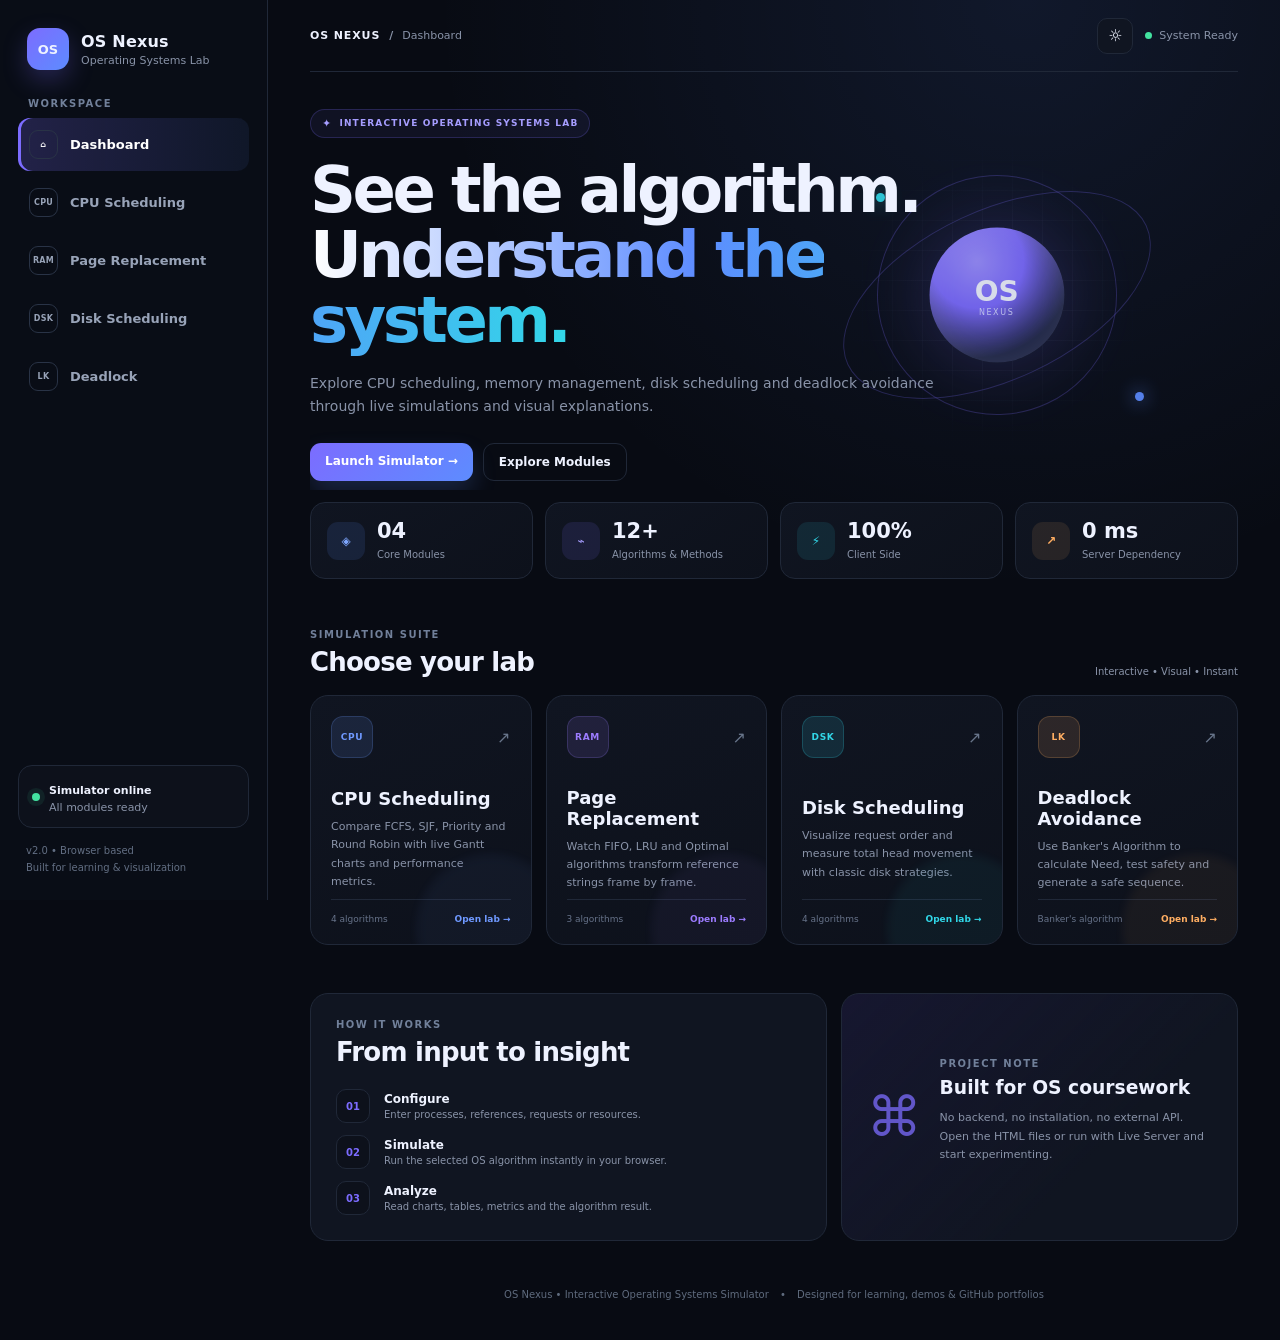
<file: index.html>
<!DOCTYPE html>
<html lang="en">
<head>
<meta charset="UTF-8">
<meta name="viewport" content="width=device-width, initial-scale=1.0">
<meta name="description" content="Interactive Operating Systems algorithm simulator">
<title>OS Nexus — Operating Systems Simulator</title>
<link rel="stylesheet" href="assets/css/style.css">
</head>
<body>
<div class="app-shell">
  <div class="mobile-overlay" id="mobileOverlay"></div>
  <aside class="sidebar" id="sidebar">
    <div class="brand">
      <div class="brand-mark"><span>OS</span></div>
      <div><strong>OS Nexus</strong><small>Operating Systems Lab</small></div>
    </div>
    <div class="nav-label">WORKSPACE</div>
    <nav class="nav">
      <a class="nav-link active" href="index.html"><span class="nav-icon">⌂</span><span>Dashboard</span></a>
      <a class="nav-link" href="pages/cpu.html"><span class="nav-icon">CPU</span><span>CPU Scheduling</span></a>
      <a class="nav-link" href="pages/memory.html"><span class="nav-icon">RAM</span><span>Page Replacement</span></a>
      <a class="nav-link" href="pages/disk.html"><span class="nav-icon">DSK</span><span>Disk Scheduling</span></a>
      <a class="nav-link" href="pages/deadlock.html"><span class="nav-icon">LK</span><span>Deadlock</span></a>
    </nav>
    <div class="sidebar-bottom">
      <div class="mini-status"><span class="pulse"></span><div><b>Simulator online</b><small>All modules ready</small></div></div>
      <div class="side-note">v2.0 • Browser based<br>Built for learning & visualization</div>
    </div>
  </aside>

  <main class="main-content">
    <header class="topbar">
      <button class="icon-btn mobile-menu" id="menuBtn" aria-label="Open menu">☰</button>
      <div class="crumb"><span>OS NEXUS</span><b>/</b> Dashboard</div>
      <div class="top-actions">
        <button class="icon-btn" id="themeBtn" title="Toggle theme">☼</button>
        <span class="online"><i></i> System Ready</span>
      </div>
    </header>

    <section class="hero hero-dashboard">
      <div class="hero-copy">
        <div class="badge"><span class="spark">✦</span> INTERACTIVE OPERATING SYSTEMS LAB</div>
        <h1>See the algorithm.<br><span>Understand the system.</span></h1>
        <p>Explore CPU scheduling, memory management, disk scheduling and deadlock avoidance through live simulations and visual explanations.</p>
        <div class="hero-actions">
          <a class="btn btn-primary" href="pages/cpu.html">Launch Simulator <span>→</span></a>
          <a class="btn btn-ghost" href="#modules">Explore Modules</a>
        </div>
      </div>
      <div class="hero-visual" aria-hidden="true">
        <div class="visual-grid"></div>
        <div class="core-orb"><span>OS</span><small>NEXUS</small></div>
        <div class="ring ring-a"></div><div class="ring ring-b"></div><div class="orbit-dot dot-a"></div><div class="orbit-dot dot-b"></div>
      </div>
    </section>

    <section class="quick-stats">
      <div class="stat-card"><span class="stat-icon blue">◈</span><div><b>04</b><small>Core Modules</small></div></div>
      <div class="stat-card"><span class="stat-icon purple">⌁</span><div><b>12+</b><small>Algorithms & Methods</small></div></div>
      <div class="stat-card"><span class="stat-icon cyan">⚡</span><div><b>100%</b><small>Client Side</small></div></div>
      <div class="stat-card"><span class="stat-icon orange">↗</span><div><b>0 ms</b><small>Server Dependency</small></div></div>
    </section>

    <section class="section" id="modules">
      <div class="section-heading"><div><div class="eyebrow">SIMULATION SUITE</div><h2>Choose your lab</h2></div><span class="section-hint">Interactive • Visual • Instant</span></div>
      <div class="module-grid">
        <a class="module-card accent-blue" href="pages/cpu.html">
          <div class="module-top"><span class="module-icon">CPU</span><span class="arrow">↗</span></div>
          <div><h3>CPU Scheduling</h3><p>Compare FCFS, SJF, Priority and Round Robin with live Gantt charts and performance metrics.</p></div>
          <div class="module-footer"><span>4 algorithms</span><b>Open lab →</b></div>
        </a>
        <a class="module-card accent-purple" href="pages/memory.html">
          <div class="module-top"><span class="module-icon">RAM</span><span class="arrow">↗</span></div>
          <div><h3>Page Replacement</h3><p>Watch FIFO, LRU and Optimal algorithms transform reference strings frame by frame.</p></div>
          <div class="module-footer"><span>3 algorithms</span><b>Open lab →</b></div>
        </a>
        <a class="module-card accent-cyan" href="pages/disk.html">
          <div class="module-top"><span class="module-icon">DSK</span><span class="arrow">↗</span></div>
          <div><h3>Disk Scheduling</h3><p>Visualize request order and measure total head movement with classic disk strategies.</p></div>
          <div class="module-footer"><span>4 algorithms</span><b>Open lab →</b></div>
        </a>
        <a class="module-card accent-orange" href="pages/deadlock.html">
          <div class="module-top"><span class="module-icon">LK</span><span class="arrow">↗</span></div>
          <div><h3>Deadlock Avoidance</h3><p>Use Banker's Algorithm to calculate Need, test safety and generate a safe sequence.</p></div>
          <div class="module-footer"><span>Banker's algorithm</span><b>Open lab →</b></div>
        </a>
      </div>
    </section>

    <section class="section two-col">
      <div class="info-panel">
        <div class="eyebrow">HOW IT WORKS</div><h2>From input to insight</h2>
        <div class="steps">
          <div class="step"><span>01</span><div><b>Configure</b><small>Enter processes, references, requests or resources.</small></div></div>
          <div class="step"><span>02</span><div><b>Simulate</b><small>Run the selected OS algorithm instantly in your browser.</small></div></div>
          <div class="step"><span>03</span><div><b>Analyze</b><small>Read charts, tables, metrics and the algorithm result.</small></div></div>
        </div>
      </div>
      <div class="info-panel highlight-panel">
        <span class="big-symbol">⌘</span><div><div class="eyebrow">PROJECT NOTE</div><h3>Built for OS coursework</h3><p>No backend, no installation, no external API. Open the HTML files or run with Live Server and start experimenting.</p></div>
      </div>
    </section>

    <footer class="footer">OS Nexus • Interactive Operating Systems Simulator <span>•</span> Designed for learning, demos & GitHub portfolios</footer>
  </main>
</div>
<script src="assets/js/app.js"></script>
</body>
</html>
</file>
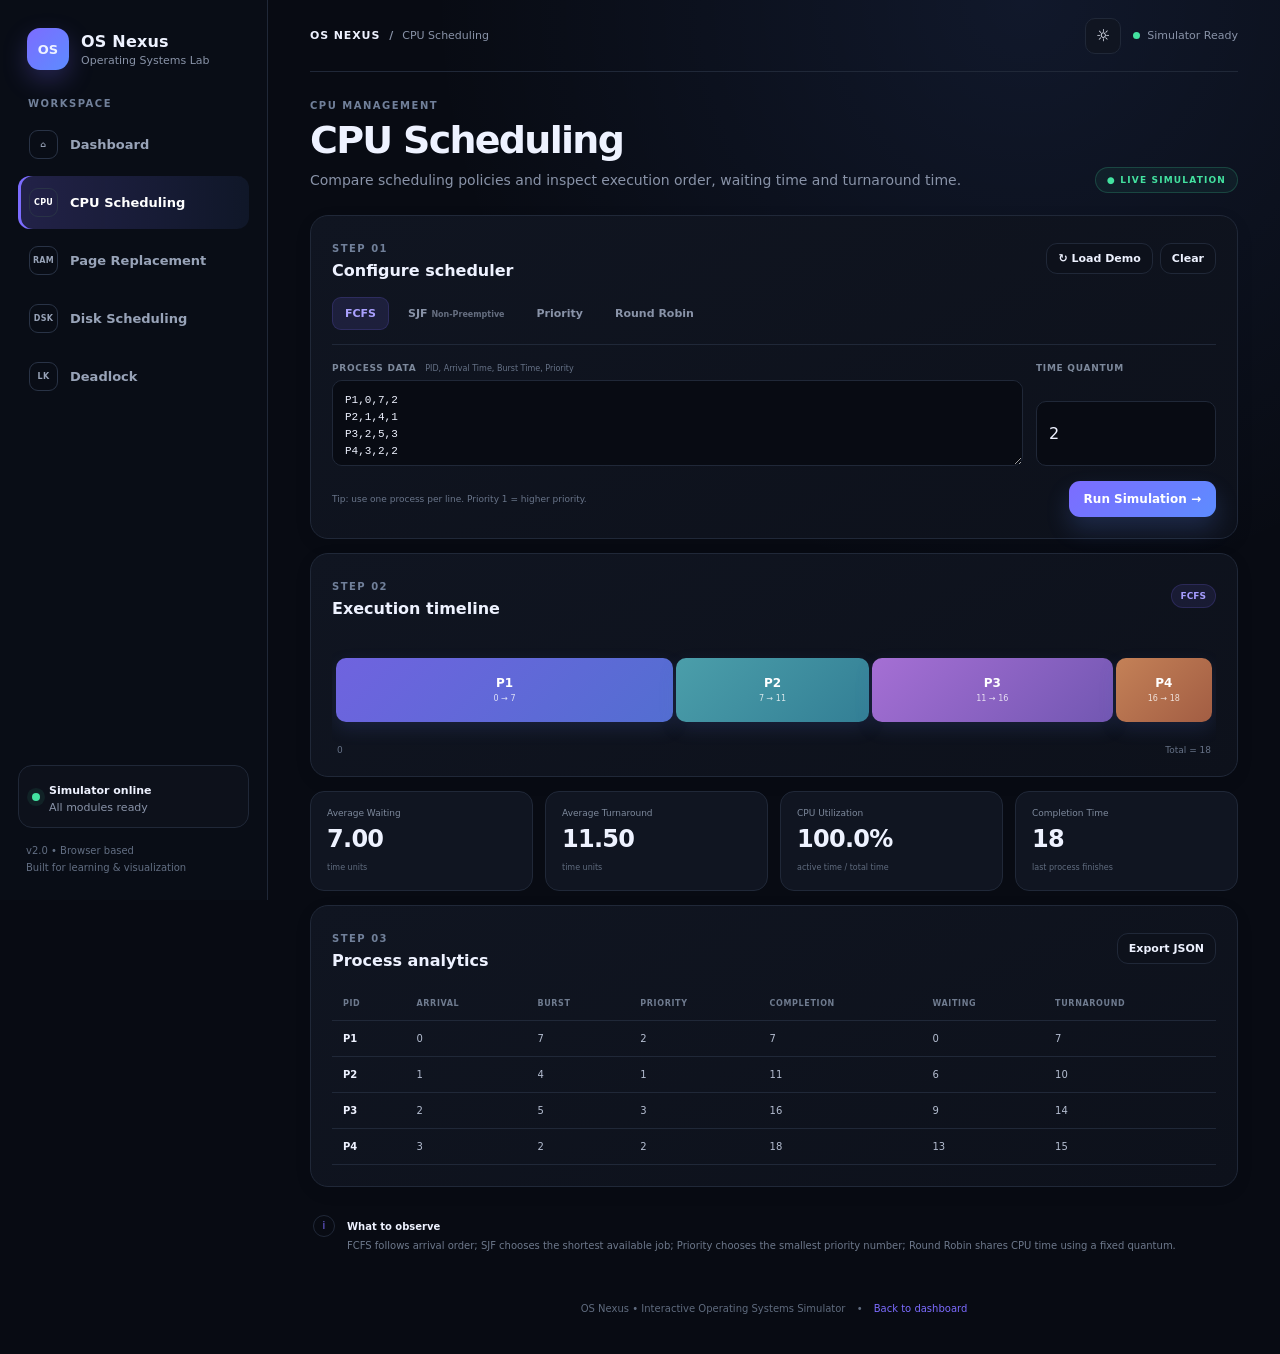
<file: pages/cpu.html>
<!DOCTYPE html><html lang="en"><head><meta charset="UTF-8"><meta name="viewport" content="width=device-width,initial-scale=1.0"><meta name="description" content="OS Nexus interactive Operating Systems simulator"><title>CPU Scheduling | OS Nexus</title><link rel="stylesheet" href="../assets/css/style.css"></head><body>
<div class="app-shell"><div class="mobile-overlay" id="mobileOverlay"></div><aside class="sidebar" id="sidebar">
<div class="brand"><div class="brand-mark"><span>OS</span></div><div><strong>OS Nexus</strong><small>Operating Systems Lab</small></div></div>
<div class="nav-label">WORKSPACE</div><nav class="nav"><a class="nav-link " href="../index.html"><span class="nav-icon">⌂</span><span>Dashboard</span></a><a class="nav-link active" href="cpu.html"><span class="nav-icon">CPU</span><span>CPU Scheduling</span></a><a class="nav-link " href="memory.html"><span class="nav-icon">RAM</span><span>Page Replacement</span></a><a class="nav-link " href="disk.html"><span class="nav-icon">DSK</span><span>Disk Scheduling</span></a><a class="nav-link " href="deadlock.html"><span class="nav-icon">LK</span><span>Deadlock</span></a></nav>
<div class="sidebar-bottom"><div class="mini-status"><span class="pulse"></span><div><b>Simulator online</b><small>All modules ready</small></div></div><div class="side-note">v2.0 • Browser based<br>Built for learning & visualization</div></div>
</aside><main class="main-content"><header class="topbar"><button class="icon-btn mobile-menu" id="menuBtn" aria-label="Open menu">☰</button><div class="crumb"><span>OS NEXUS</span><b>/</b> CPU Scheduling</div><div class="top-actions"><button class="icon-btn" id="themeBtn" title="Toggle theme">☼</button><span class="online"><i></i> Simulator Ready</span></div></header>
<section class="page">
<div class="page-heading"><div><div class="eyebrow">CPU MANAGEMENT</div><h1>CPU Scheduling</h1><p>Compare scheduling policies and inspect execution order, waiting time and turnaround time.</p></div><div class="page-badge">● LIVE SIMULATION</div></div>
<div class="panel control-panel">
<div class="panel-head"><div><span class="eyebrow">STEP 01</span><h3>Configure scheduler</h3></div><div class="head-actions"><button class="btn btn-soft" id="demoBtn">↻ Load Demo</button><button class="btn btn-soft" id="clearBtn">Clear</button></div></div>
<div class="algo-tabs" id="cpuTabs"><button class="active" data-algo="FCFS">FCFS</button><button data-algo="SJF">SJF <small>Non-Preemptive</small></button><button data-algo="Priority">Priority</button><button data-algo="RR">Round Robin</button></div>
<div class="input-grid cpu-inputs"><label class="field wide"><span>PROCESS DATA <small>PID, Arrival Time, Burst Time, Priority</small></span><textarea id="procInput" spellcheck="false">P1,0,7,2
P2,1,4,1
P3,2,5,3
P4,3,2,2</textarea></label><label class="field" id="quantBox" hidden><span>TIME QUANTUM</span><input id="quantum" type="number" value="2" min="1"></label></div>
<div class="action-row"><span class="hint">Tip: use one process per line. Priority 1 = higher priority.</span><button class="btn btn-primary" id="runCpu">Run Simulation <span>→</span></button></div>
</div>
<div class="panel">
<div class="panel-head"><div><span class="eyebrow">STEP 02</span><h3>Execution timeline</h3></div><span class="result-pill" id="algoLabel">FCFS</span></div>
<div id="gantt" class="gantt empty-state">Run the simulation to generate the Gantt chart.</div>
<div class="timeline-scale" id="timelineScale"></div>
</div>
<div class="metric-grid four">
<div class="metric-card"><span>Average Waiting</span><b id="avgWait">—</b><small>time units</small></div>
<div class="metric-card"><span>Average Turnaround</span><b id="avgTat">—</b><small>time units</small></div>
<div class="metric-card"><span>CPU Utilization</span><b id="util">—</b><small>active time / total time</small></div>
<div class="metric-card"><span>Completion Time</span><b id="total">—</b><small>last process finishes</small></div>
</div>
<div class="panel"><div class="panel-head"><div><span class="eyebrow">STEP 03</span><h3>Process analytics</h3></div><button class="btn btn-soft" id="exportCpu">Export JSON</button></div>
<div class="table-wrap"><table class="data-table"><thead><tr><th>PID</th><th>Arrival</th><th>Burst</th><th>Priority</th><th>Completion</th><th>Waiting</th><th>Turnaround</th></tr></thead><tbody id="cpuTable"><tr><td colspan="7" class="empty-cell">No results yet.</td></tr></tbody></table></div></div>
<div class="algorithm-note"><div class="note-icon">i</div><div><b>What to observe</b><p>FCFS follows arrival order; SJF chooses the shortest available job; Priority chooses the smallest priority number; Round Robin shares CPU time using a fixed quantum.</p></div></div>
</section>
<footer class="footer">OS Nexus • Interactive Operating Systems Simulator <span>•</span> <a href="../index.html">Back to dashboard</a></footer>
</main></div><script src="../assets/js/app.js"></script><script src="../assets/js/cpu.js"></script></body></html>
</file>
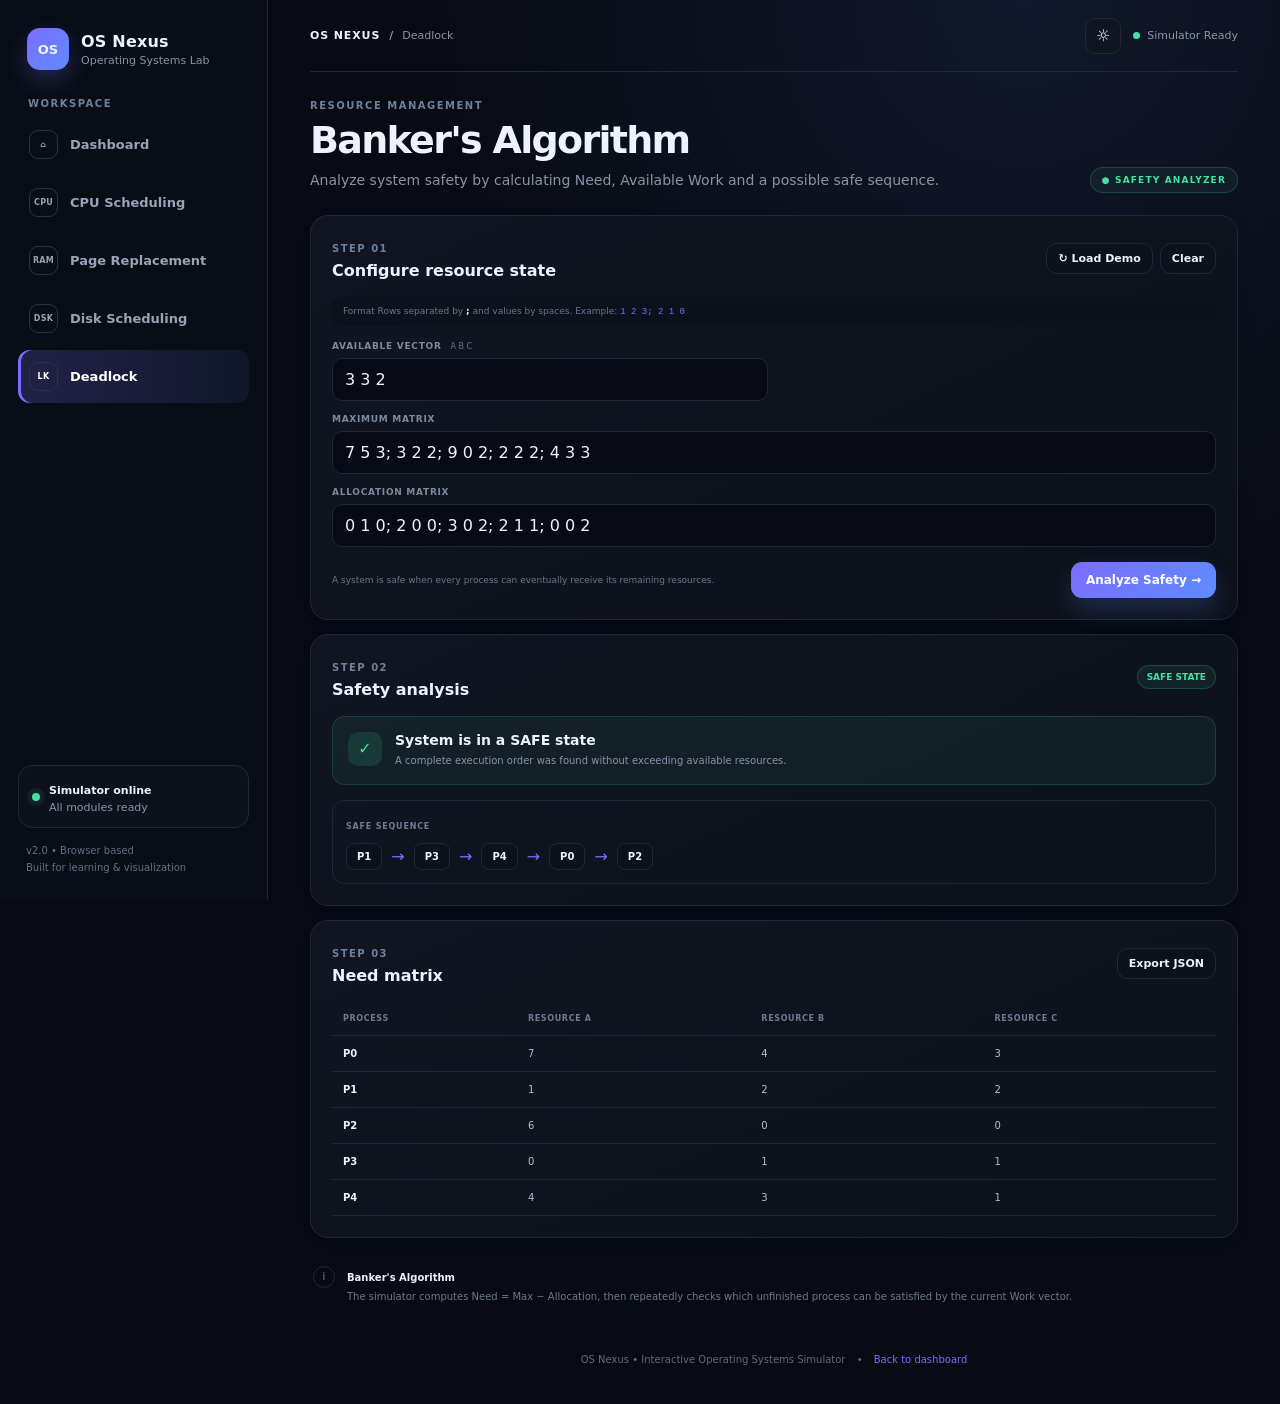
<file: pages/deadlock.html>
<!DOCTYPE html><html lang="en"><head><meta charset="UTF-8"><meta name="viewport" content="width=device-width,initial-scale=1.0"><meta name="description" content="OS Nexus interactive Operating Systems simulator"><title>Deadlock | OS Nexus</title><link rel="stylesheet" href="../assets/css/style.css"></head><body>
<div class="app-shell"><div class="mobile-overlay" id="mobileOverlay"></div><aside class="sidebar" id="sidebar">
<div class="brand"><div class="brand-mark"><span>OS</span></div><div><strong>OS Nexus</strong><small>Operating Systems Lab</small></div></div>
<div class="nav-label">WORKSPACE</div><nav class="nav"><a class="nav-link " href="../index.html"><span class="nav-icon">⌂</span><span>Dashboard</span></a><a class="nav-link " href="cpu.html"><span class="nav-icon">CPU</span><span>CPU Scheduling</span></a><a class="nav-link " href="memory.html"><span class="nav-icon">RAM</span><span>Page Replacement</span></a><a class="nav-link " href="disk.html"><span class="nav-icon">DSK</span><span>Disk Scheduling</span></a><a class="nav-link active" href="deadlock.html"><span class="nav-icon">LK</span><span>Deadlock</span></a></nav>
<div class="sidebar-bottom"><div class="mini-status"><span class="pulse"></span><div><b>Simulator online</b><small>All modules ready</small></div></div><div class="side-note">v2.0 • Browser based<br>Built for learning & visualization</div></div>
</aside><main class="main-content"><header class="topbar"><button class="icon-btn mobile-menu" id="menuBtn" aria-label="Open menu">☰</button><div class="crumb"><span>OS NEXUS</span><b>/</b> Deadlock</div><div class="top-actions"><button class="icon-btn" id="themeBtn" title="Toggle theme">☼</button><span class="online"><i></i> Simulator Ready</span></div></header>
<section class="page">
<div class="page-heading"><div><div class="eyebrow">RESOURCE MANAGEMENT</div><h1>Banker's Algorithm</h1><p>Analyze system safety by calculating Need, Available Work and a possible safe sequence.</p></div><div class="page-badge">● SAFETY ANALYZER</div></div>
<div class="panel control-panel">
<div class="panel-head"><div><span class="eyebrow">STEP 01</span><h3>Configure resource state</h3></div><div class="head-actions"><button class="btn btn-soft" id="demo">↻ Load Demo</button><button class="btn btn-soft" id="clearBtn">Clear</button></div></div>
<div class="matrix-help"><span>Format</span> Rows separated by <b>;</b> and values by spaces. Example: <code>1 2 3; 2 1 0</code></div>
<div class="input-grid"><label class="field"><span>AVAILABLE VECTOR <small>A B C</small></span><input id="avail" value="3 3 2"></label><label class="field wide"><span>MAXIMUM MATRIX</span><input id="max" value="7 5 3; 3 2 2; 9 0 2; 2 2 2; 4 3 3"></label><label class="field wide"><span>ALLOCATION MATRIX</span><input id="alloc" value="0 1 0; 2 0 0; 3 0 2; 2 1 1; 0 0 2"></label></div>
<div class="action-row"><span class="hint">A system is safe when every process can eventually receive its remaining resources.</span><button class="btn btn-primary" id="run">Analyze Safety <span>→</span></button></div>
</div>
<div class="panel result-panel"><div class="panel-head"><div><span class="eyebrow">STEP 02</span><h3>Safety analysis</h3></div><span class="result-pill" id="statePill">Waiting</span></div><div id="result" class="result-box">Run the analyzer to calculate Need and the safe sequence.</div></div>
<div class="panel"><div class="panel-head"><div><span class="eyebrow">STEP 03</span><h3>Need matrix</h3></div><button class="btn btn-soft" id="exportDeadlock">Export JSON</button></div><div class="table-wrap"><table class="data-table"><thead><tr><th>Process</th><th>Resource A</th><th>Resource B</th><th>Resource C</th></tr></thead><tbody id="need"><tr><td colspan="4" class="empty-cell">No analysis yet.</td></tr></tbody></table></div></div>
<div class="algorithm-note"><div class="note-icon">i</div><div><b>Banker's Algorithm</b><p>The simulator computes Need = Max − Allocation, then repeatedly checks which unfinished process can be satisfied by the current Work vector.</p></div></div>
</section>
<footer class="footer">OS Nexus • Interactive Operating Systems Simulator <span>•</span> <a href="../index.html">Back to dashboard</a></footer>
</main></div><script src="../assets/js/app.js"></script><script src="../assets/js/deadlock.js"></script></body></html>
</file>
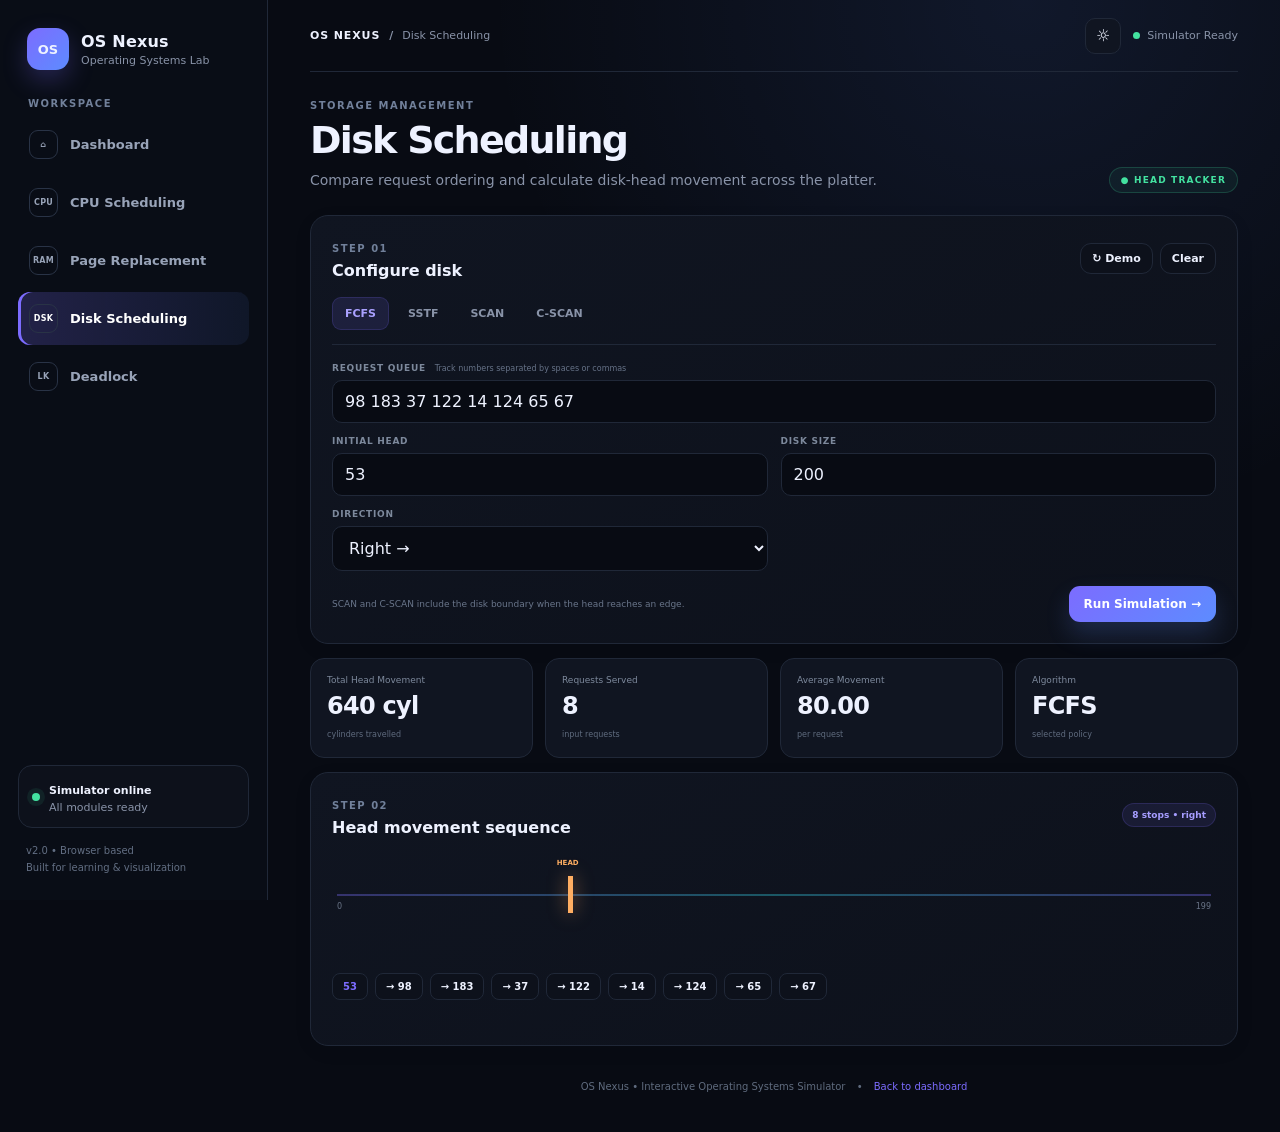
<file: pages/disk.html>
<!DOCTYPE html><html lang="en"><head><meta charset="UTF-8"><meta name="viewport" content="width=device-width,initial-scale=1.0"><meta name="description" content="OS Nexus interactive Operating Systems simulator"><title>Disk Scheduling | OS Nexus</title><link rel="stylesheet" href="../assets/css/style.css"></head><body>
<div class="app-shell"><div class="mobile-overlay" id="mobileOverlay"></div><aside class="sidebar" id="sidebar">
<div class="brand"><div class="brand-mark"><span>OS</span></div><div><strong>OS Nexus</strong><small>Operating Systems Lab</small></div></div>
<div class="nav-label">WORKSPACE</div><nav class="nav"><a class="nav-link " href="../index.html"><span class="nav-icon">⌂</span><span>Dashboard</span></a><a class="nav-link " href="cpu.html"><span class="nav-icon">CPU</span><span>CPU Scheduling</span></a><a class="nav-link " href="memory.html"><span class="nav-icon">RAM</span><span>Page Replacement</span></a><a class="nav-link active" href="disk.html"><span class="nav-icon">DSK</span><span>Disk Scheduling</span></a><a class="nav-link " href="deadlock.html"><span class="nav-icon">LK</span><span>Deadlock</span></a></nav>
<div class="sidebar-bottom"><div class="mini-status"><span class="pulse"></span><div><b>Simulator online</b><small>All modules ready</small></div></div><div class="side-note">v2.0 • Browser based<br>Built for learning & visualization</div></div>
</aside><main class="main-content"><header class="topbar"><button class="icon-btn mobile-menu" id="menuBtn" aria-label="Open menu">☰</button><div class="crumb"><span>OS NEXUS</span><b>/</b> Disk Scheduling</div><div class="top-actions"><button class="icon-btn" id="themeBtn" title="Toggle theme">☼</button><span class="online"><i></i> Simulator Ready</span></div></header>
<section class="page">
<div class="page-heading"><div><div class="eyebrow">STORAGE MANAGEMENT</div><h1>Disk Scheduling</h1><p>Compare request ordering and calculate disk-head movement across the platter.</p></div><div class="page-badge">● HEAD TRACKER</div></div>
<div class="panel control-panel">
<div class="panel-head"><div><span class="eyebrow">STEP 01</span><h3>Configure disk</h3></div><div class="head-actions"><button class="btn btn-soft" id="demoBtn">↻ Demo</button><button class="btn btn-soft" id="clearBtn">Clear</button></div></div>
<div class="algo-tabs" id="diskTabs"><button class="active" data-algo="FCFS">FCFS</button><button data-algo="SSTF">SSTF</button><button data-algo="SCAN">SCAN</button><button data-algo="CSCAN">C-SCAN</button></div>
<div class="input-grid disk-inputs"><label class="field wide"><span>REQUEST QUEUE <small>Track numbers separated by spaces or commas</small></span><input id="req" value="98 183 37 122 14 124 65 67"></label><label class="field"><span>INITIAL HEAD</span><input id="head" type="number" value="53" min="0"></label><label class="field"><span>DISK SIZE</span><input id="size" type="number" value="200" min="2"></label><label class="field"><span>DIRECTION</span><select id="dir"><option value="right">Right →</option><option value="left">← Left</option></select></label></div>
<div class="action-row"><span class="hint">SCAN and C-SCAN include the disk boundary when the head reaches an edge.</span><button class="btn btn-primary" id="run">Run Simulation <span>→</span></button></div>
</div>
<div class="metric-grid four"><div class="metric-card"><span>Total Head Movement</span><b id="move">—</b><small>cylinders travelled</small></div><div class="metric-card"><span>Requests Served</span><b id="count">—</b><small>input requests</small></div><div class="metric-card"><span>Average Movement</span><b id="avg">—</b><small>per request</small></div><div class="metric-card"><span>Algorithm</span><b id="alg">—</b><small>selected policy</small></div></div>
<div class="panel"><div class="panel-head"><div><span class="eyebrow">STEP 02</span><h3>Head movement sequence</h3></div><span class="result-pill" id="seq">Waiting</span></div><div class="disk-track"><div class="track-line"></div><div class="track-label left">0</div><div class="track-label right" id="maxLabel">199</div><div id="headMarker" class="head-marker" hidden><span>HEAD</span></div></div><div class="sequence" id="chips"><div class="empty-state">Run the simulation to see the service order.</div></div></div>
</section>
<footer class="footer">OS Nexus • Interactive Operating Systems Simulator <span>•</span> <a href="../index.html">Back to dashboard</a></footer>
</main></div><script src="../assets/js/app.js"></script><script src="../assets/js/disk.js"></script></body></html>
</file>
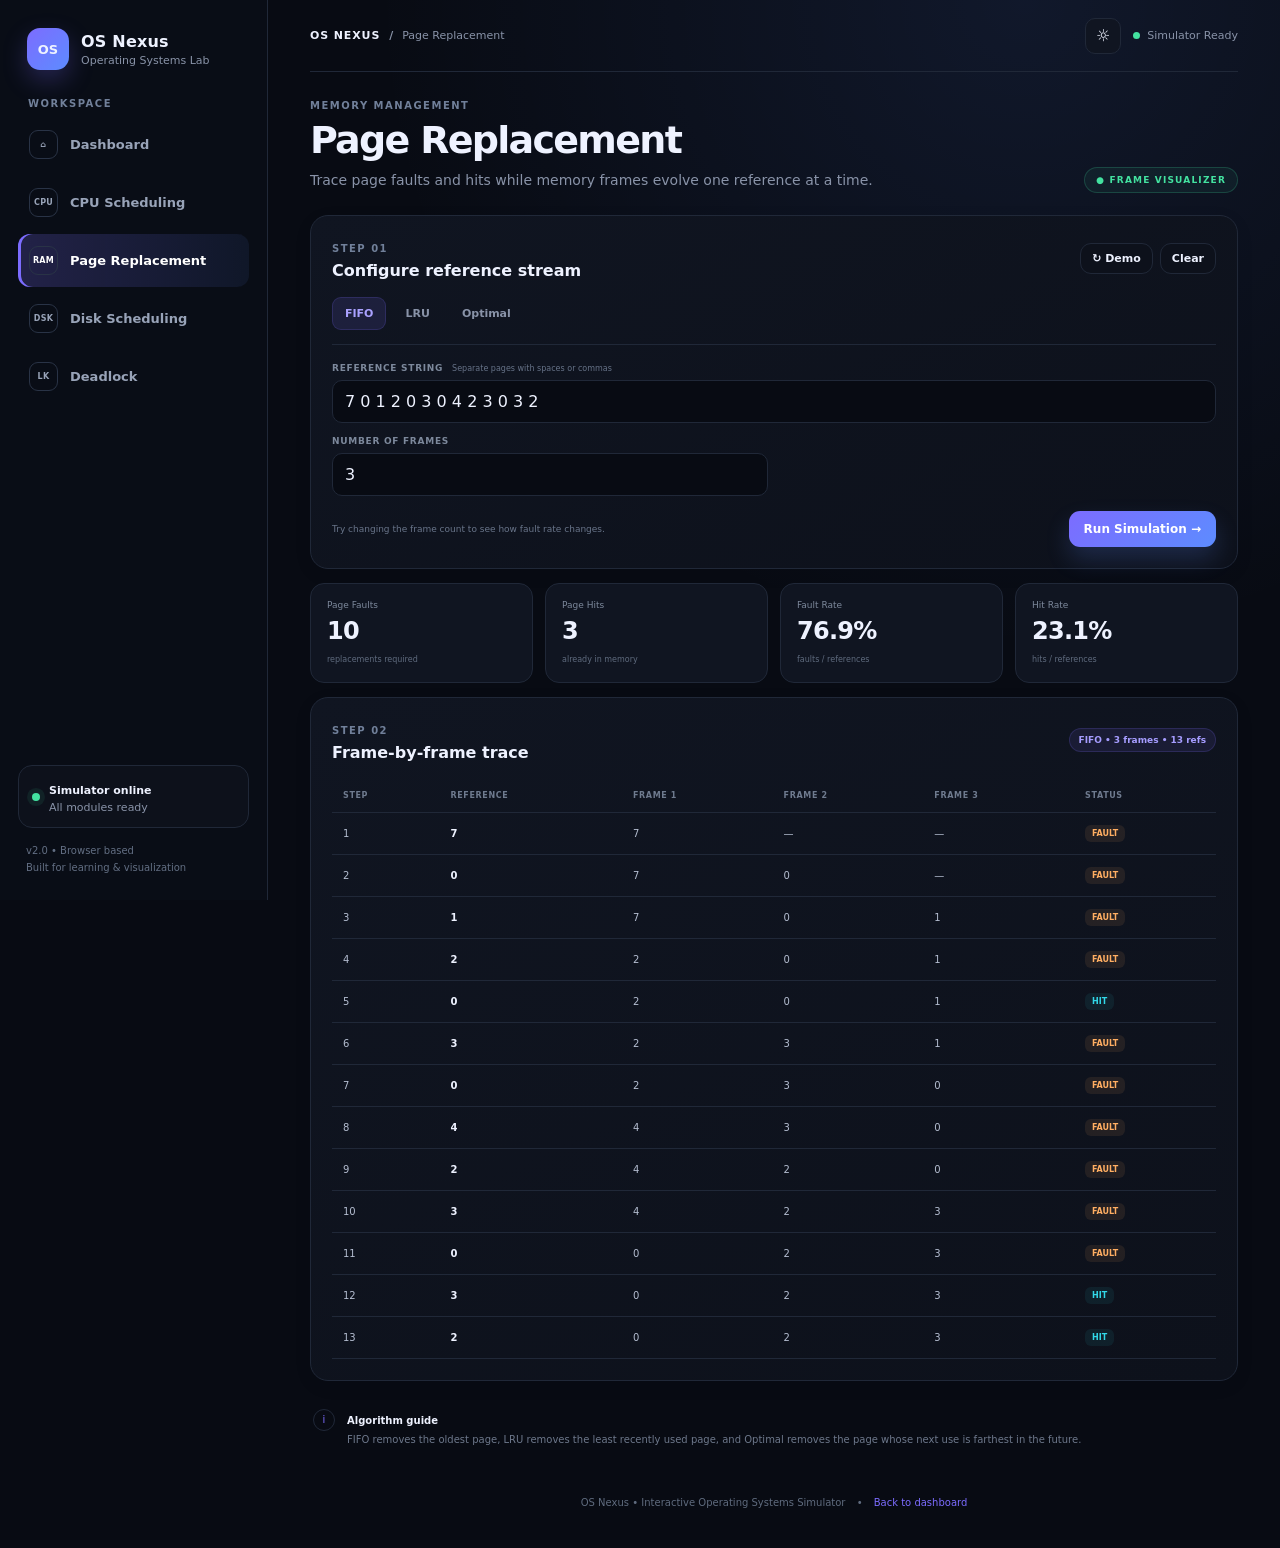
<file: pages/memory.html>
<!DOCTYPE html><html lang="en"><head><meta charset="UTF-8"><meta name="viewport" content="width=device-width,initial-scale=1.0"><meta name="description" content="OS Nexus interactive Operating Systems simulator"><title>Page Replacement | OS Nexus</title><link rel="stylesheet" href="../assets/css/style.css"></head><body>
<div class="app-shell"><div class="mobile-overlay" id="mobileOverlay"></div><aside class="sidebar" id="sidebar">
<div class="brand"><div class="brand-mark"><span>OS</span></div><div><strong>OS Nexus</strong><small>Operating Systems Lab</small></div></div>
<div class="nav-label">WORKSPACE</div><nav class="nav"><a class="nav-link " href="../index.html"><span class="nav-icon">⌂</span><span>Dashboard</span></a><a class="nav-link " href="cpu.html"><span class="nav-icon">CPU</span><span>CPU Scheduling</span></a><a class="nav-link active" href="memory.html"><span class="nav-icon">RAM</span><span>Page Replacement</span></a><a class="nav-link " href="disk.html"><span class="nav-icon">DSK</span><span>Disk Scheduling</span></a><a class="nav-link " href="deadlock.html"><span class="nav-icon">LK</span><span>Deadlock</span></a></nav>
<div class="sidebar-bottom"><div class="mini-status"><span class="pulse"></span><div><b>Simulator online</b><small>All modules ready</small></div></div><div class="side-note">v2.0 • Browser based<br>Built for learning & visualization</div></div>
</aside><main class="main-content"><header class="topbar"><button class="icon-btn mobile-menu" id="menuBtn" aria-label="Open menu">☰</button><div class="crumb"><span>OS NEXUS</span><b>/</b> Page Replacement</div><div class="top-actions"><button class="icon-btn" id="themeBtn" title="Toggle theme">☼</button><span class="online"><i></i> Simulator Ready</span></div></header>
<section class="page">
<div class="page-heading"><div><div class="eyebrow">MEMORY MANAGEMENT</div><h1>Page Replacement</h1><p>Trace page faults and hits while memory frames evolve one reference at a time.</p></div><div class="page-badge">● FRAME VISUALIZER</div></div>
<div class="panel control-panel">
<div class="panel-head"><div><span class="eyebrow">STEP 01</span><h3>Configure reference stream</h3></div><div class="head-actions"><button class="btn btn-soft" id="demoBtn">↻ Demo</button><button class="btn btn-soft" id="clearBtn">Clear</button></div></div>
<div class="algo-tabs" id="memTabs"><button class="active" data-algo="FIFO">FIFO</button><button data-algo="LRU">LRU</button><button data-algo="OPT">Optimal</button></div>
<div class="input-grid"><label class="field wide"><span>REFERENCE STRING <small>Separate pages with spaces or commas</small></span><input id="refs" value="7 0 1 2 0 3 0 4 2 3 0 3 2"></label><label class="field"><span>NUMBER OF FRAMES</span><input id="frames" type="number" value="3" min="1" max="12"></label></div>
<div class="action-row"><span class="hint">Try changing the frame count to see how fault rate changes.</span><button class="btn btn-primary" id="run">Run Simulation <span>→</span></button></div>
</div>
<div class="metric-grid four"><div class="metric-card"><span>Page Faults</span><b id="faults">—</b><small>replacements required</small></div><div class="metric-card"><span>Page Hits</span><b id="hits">—</b><small>already in memory</small></div><div class="metric-card"><span>Fault Rate</span><b id="rate">—</b><small>faults / references</small></div><div class="metric-card"><span>Hit Rate</span><b id="hitrate">—</b><small>hits / references</small></div></div>
<div class="panel"><div class="panel-head"><div><span class="eyebrow">STEP 02</span><h3>Frame-by-frame trace</h3></div><span class="result-pill" id="summary">Waiting</span></div><div id="memoryOut" class="empty-state">Run a simulation to see the memory state after every reference.</div></div>
<div class="algorithm-note"><div class="note-icon">i</div><div><b>Algorithm guide</b><p>FIFO removes the oldest page, LRU removes the least recently used page, and Optimal removes the page whose next use is farthest in the future.</p></div></div>
</section>
<footer class="footer">OS Nexus • Interactive Operating Systems Simulator <span>•</span> <a href="../index.html">Back to dashboard</a></footer>
</main></div><script src="../assets/js/app.js"></script><script src="../assets/js/memory.js"></script></body></html>
</file>
<file: assets/css/style.css>
:root{
--bg:#080b13;--panel:#101521;--panel2:#0d111b;--line:#202838;--text:#eef2ff;--muted:#8993a8;
--primary:#7c6cff;--primary2:#5d8cff;--cyan:#32d7e8;--green:#43e2a0;--orange:#ffae62;--red:#ff6f86;
--shadow:0 20px 60px rgba(0,0,0,.28);--radius:18px;
font-family:Inter,ui-sans-serif,system-ui,-apple-system,BlinkMacSystemFont,"Segoe UI",sans-serif;
}
:root.light{--bg:#f5f7fb;--panel:#fff;--panel2:#f8f9fc;--line:#e3e7ef;--text:#111827;--muted:#667085;--shadow:0 16px 45px rgba(28,39,60,.09)}
*{box-sizing:border-box}html{scroll-behavior:smooth}body{margin:0;background:radial-gradient(circle at 80% 0%,rgba(93,140,255,.10),transparent 35%),var(--bg);color:var(--text);min-height:100vh}
a{color:inherit;text-decoration:none}button,input,textarea,select{font:inherit}button{cursor:pointer}
.app-shell{display:flex;min-height:100vh}.sidebar{width:268px;position:fixed;inset:0 auto 0 0;background:rgba(10,14,23,.94);border-right:1px solid var(--line);padding:24px 18px;display:flex;flex-direction:column;z-index:50;backdrop-filter:blur(20px)}
.light .sidebar{background:rgba(255,255,255,.94)}.brand{display:flex;align-items:center;gap:12px;padding:4px 9px 28px}.brand-mark{width:42px;height:42px;border-radius:13px;display:grid;place-items:center;background:linear-gradient(135deg,var(--primary),var(--primary2));box-shadow:0 10px 25px rgba(124,108,255,.25);font-weight:900}.brand-mark span{font-size:13px}.brand strong{display:block;font-size:16px;letter-spacing:.2px}.brand small,.sidebar small{display:block;color:var(--muted);font-size:11px;margin-top:3px}.nav-label,.eyebrow{font-size:10px;letter-spacing:.15em;color:#71809a;font-weight:800}.nav-label{padding:0 10px 9px}.nav{display:grid;gap:5px}.nav-link{display:flex;align-items:center;gap:12px;padding:12px 11px;border-radius:12px;color:#98a3b8;font-size:13px;font-weight:650;transition:.2s}.nav-link:hover{background:rgba(124,108,255,.08);color:var(--text)}.nav-link.active{color:#fff;background:linear-gradient(90deg,rgba(124,108,255,.22),rgba(93,140,255,.08));box-shadow:inset 3px 0 var(--primary)}.light .nav-link.active{color:#20243a}.nav-icon{width:29px;height:29px;border:1px solid #293346;border-radius:9px;display:grid;place-items:center;font-size:8px;font-weight:900;letter-spacing:.03em}.sidebar-bottom{margin-top:auto}.mini-status{display:flex;gap:9px;align-items:center;padding:13px;border:1px solid var(--line);border-radius:14px;background:var(--panel2)}.mini-status b{font-size:11px}.pulse{width:8px;height:8px;border-radius:50%;background:var(--green);box-shadow:0 0 0 5px rgba(67,226,160,.08)}.side-note{font-size:10px;line-height:1.7;color:#626e83;padding:14px 8px 0}
.main-content{margin-left:268px;width:calc(100% - 268px);padding:0 42px 40px}.topbar{height:72px;display:flex;align-items:center;justify-content:space-between;border-bottom:1px solid var(--line);margin-bottom:28px}.crumb{font-size:11px;color:var(--muted);display:flex;gap:9px}.crumb span{color:var(--text);font-weight:800;letter-spacing:.08em}.top-actions{display:flex;align-items:center;gap:12px}.icon-btn{width:36px;height:36px;border:1px solid var(--line);background:var(--panel);color:var(--text);border-radius:10px}.online{font-size:11px;color:var(--muted);display:flex;align-items:center;gap:7px}.online i{width:7px;height:7px;border-radius:50%;background:var(--green)}.mobile-menu{display:none}
.hero{max-width:1240px;margin:auto}.hero-dashboard{min-height:390px;display:flex;align-items:center;position:relative;overflow:hidden}.hero-copy{max-width:680px;z-index:2}.badge,.page-badge{display:inline-flex;align-items:center;gap:7px;border:1px solid rgba(124,108,255,.22);background:rgba(124,108,255,.07);color:#a69dff;border-radius:99px;padding:7px 11px;font-size:9px;font-weight:850;letter-spacing:.13em}.spark{font-size:11px}.hero h1{font-size:clamp(42px,5vw,70px);line-height:1.02;letter-spacing:-.055em;margin:20px 0 18px}.hero h1 span{background:linear-gradient(90deg,#fff,var(--primary2),var(--cyan));-webkit-background-clip:text;color:transparent}.light .hero h1 span{background:linear-gradient(90deg,#20243a,var(--primary),#2b9dad);-webkit-background-clip:text}.hero p,.page-heading p{color:var(--muted);line-height:1.7;max-width:670px;font-size:14px}.hero-actions{display:flex;gap:10px;margin-top:24px}.btn{border:1px solid var(--line);border-radius:11px;padding:11px 15px;background:var(--panel);color:var(--text);font-size:12px;font-weight:750;transition:.2s}.btn:hover{transform:translateY(-1px);border-color:#414d64}.btn-primary{border:0;background:linear-gradient(135deg,var(--primary),var(--primary2));color:#fff;box-shadow:0 12px 25px rgba(93,140,255,.2)}.btn-ghost{background:transparent}.btn-soft{padding:8px 11px;background:var(--panel2);font-size:11px}.hero-visual{position:absolute;right:5%;width:390px;height:390px;opacity:.9}.visual-grid{position:absolute;inset:30px;background-image:linear-gradient(rgba(120,130,160,.08) 1px,transparent 1px),linear-gradient(90deg,rgba(120,130,160,.08) 1px,transparent 1px);background-size:30px 30px;mask-image:radial-gradient(circle,#000 20%,transparent 70%)}.core-orb{position:absolute;left:50%;top:50%;transform:translate(-50%,-50%);width:135px;height:135px;border-radius:50%;display:grid;place-content:center;text-align:center;background:radial-gradient(circle at 35% 25%,#9a8fff,var(--primary) 35%,#20274a 72%);box-shadow:0 0 80px rgba(124,108,255,.28),inset 0 0 30px rgba(255,255,255,.12)}.core-orb span{font-size:28px;font-weight:900}.core-orb small{font-size:8px;letter-spacing:.2em;color:#cfd3ff}.ring{position:absolute;border:1px solid rgba(124,108,255,.28);border-radius:50%;left:50%;top:50%;transform:translate(-50%,-50%) rotate(-25deg)}.ring-a{width:240px;height:240px}.ring-b{width:330px;height:170px}.orbit-dot{position:absolute;width:9px;height:9px;border-radius:50%;background:var(--cyan);box-shadow:0 0 18px var(--cyan)}.dot-a{left:74px;top:93px}.dot-b{right:48px;bottom:89px;background:var(--primary2);box-shadow:0 0 18px var(--primary2)}
.quick-stats{max-width:1240px;margin:12px auto 50px;display:grid;grid-template-columns:repeat(4,1fr);gap:12px}.stat-card{border:1px solid var(--line);background:linear-gradient(145deg,var(--panel),var(--panel2));border-radius:15px;padding:16px;display:flex;align-items:center;gap:12px}.stat-card b{font-size:21px;display:block}.stat-card small{color:var(--muted);font-size:10px}.stat-icon{width:38px;height:38px;border-radius:11px;display:grid;place-items:center;font-size:12px;font-weight:900}.blue{background:rgba(93,140,255,.12);color:#7fa7ff}.purple{background:rgba(124,108,255,.12);color:#a79eff}.cyan{background:rgba(50,215,232,.1);color:var(--cyan)}.orange{background:rgba(255,174,98,.1);color:var(--orange)}
.section{max-width:1240px;margin:0 auto 48px}.section-heading{display:flex;align-items:end;justify-content:space-between;margin-bottom:18px}.section-heading h2,.info-panel h2{font-size:26px;margin:7px 0 0;letter-spacing:-.03em}.section-hint{color:var(--muted);font-size:10px}.module-grid{display:grid;grid-template-columns:repeat(4,1fr);gap:14px}.module-card{min-height:250px;border:1px solid var(--line);border-radius:18px;background:linear-gradient(155deg,var(--panel),var(--panel2));padding:20px;display:flex;flex-direction:column;justify-content:space-between;transition:.25s;position:relative;overflow:hidden}.module-card:after{content:"";position:absolute;inset:auto -35px -60px auto;width:150px;height:150px;border-radius:50%;background:var(--accent);opacity:.05;filter:blur(5px)}.module-card:hover{transform:translateY(-5px);border-color:var(--accent);box-shadow:var(--shadow)}.accent-blue{--accent:#6f99ff}.accent-purple{--accent:#9c7cff}.accent-cyan{--accent:#32d7e8}.accent-orange{--accent:#ffae62}.module-top,.module-footer{display:flex;justify-content:space-between;align-items:center}.module-icon{width:42px;height:42px;border-radius:12px;display:grid;place-items:center;font-size:9px;font-weight:900;letter-spacing:.08em;background:color-mix(in srgb,var(--accent) 12%,transparent);color:var(--accent);border:1px solid color-mix(in srgb,var(--accent) 20%,transparent)}.arrow{color:#68758a}.module-card h3{font-size:18px;margin:22px 0 9px}.module-card p{font-size:11px;color:var(--muted);line-height:1.65;margin:0}.module-footer{font-size:9px;color:#67738a;border-top:1px solid var(--line);padding-top:14px}.module-footer b{color:var(--accent)}
.two-col{display:grid;grid-template-columns:1.3fr 1fr;gap:14px}.info-panel{border:1px solid var(--line);border-radius:18px;padding:25px;background:var(--panel)}.steps{margin-top:22px;display:grid;gap:12px}.step{display:flex;gap:14px;align-items:center}.step>span{width:34px;height:34px;border-radius:10px;background:var(--panel2);border:1px solid var(--line);display:grid;place-items:center;font-size:10px;font-weight:800;color:var(--primary)}.step b{display:block;font-size:12px}.step small{display:block;color:var(--muted);font-size:10px;margin-top:3px}.highlight-panel{display:flex;align-items:center;gap:18px;background:linear-gradient(135deg,rgba(124,108,255,.12),var(--panel) 65%)}.big-symbol{font-size:55px;color:var(--primary);opacity:.75}.highlight-panel h3{margin:8px 0}.highlight-panel p{color:var(--muted);font-size:11px;line-height:1.7}.footer{max-width:1240px;margin:35px auto 0;color:#5f6b7e;font-size:10px;text-align:center}.footer span{padding:0 8px}.footer a{color:var(--primary)}
.page{max-width:1240px;margin:auto}.page-heading{display:flex;justify-content:space-between;align-items:flex-end;gap:20px;margin:10px 0 22px}.page-heading h1{font-size:38px;letter-spacing:-.045em;margin:7px 0}.page-heading p{margin:0}.page-badge{white-space:nowrap;color:var(--green);border-color:rgba(67,226,160,.2);background:rgba(67,226,160,.06)}
.panel{border:1px solid var(--line);background:linear-gradient(155deg,var(--panel),var(--panel2));border-radius:18px;padding:21px;margin-bottom:14px;box-shadow:0 5px 20px rgba(0,0,0,.05)}.panel-head{display:flex;align-items:center;justify-content:space-between;gap:12px;margin-bottom:17px}.panel-head h3{margin:5px 0 0;font-size:16px}.head-actions{display:flex;gap:7px}.algo-tabs{display:flex;gap:6px;flex-wrap:wrap;border-bottom:1px solid var(--line);padding-bottom:14px;margin-bottom:18px}.algo-tabs button{border:1px solid transparent;background:transparent;color:var(--muted);padding:9px 12px;border-radius:9px;font-size:11px;font-weight:750}.algo-tabs button:hover{background:var(--panel2);color:var(--text)}.algo-tabs button.active{background:rgba(124,108,255,.13);color:#aaa1ff;border-color:rgba(124,108,255,.18)}.algo-tabs small{font-size:8px;opacity:.7}.input-grid{display:grid;grid-template-columns:1fr 1fr;gap:13px}.input-grid .wide{grid-column:span 2}.cpu-inputs{grid-template-columns:1fr 180px}.cpu-inputs .wide{grid-column:span 1}.field{display:grid;gap:7px}.field>span{font-size:9px;font-weight:850;letter-spacing:.08em;color:#7d899c}.field>span small{font-size:8px;font-weight:500;letter-spacing:0;color:#667287;margin-left:5px}.field input,.field textarea,.field select{width:100%;border:1px solid var(--line);background:var(--bg);color:var(--text);border-radius:10px;padding:11px 12px;outline:none;transition:.2s}.field textarea{min-height:86px;resize:vertical;line-height:1.55;font-family:ui-monospace,SFMono-Regular,monospace;font-size:11px}.field input:focus,.field textarea:focus,.field select:focus{border-color:var(--primary);box-shadow:0 0 0 3px rgba(124,108,255,.08)}.action-row{display:flex;align-items:center;justify-content:space-between;gap:15px;margin-top:15px}.hint{font-size:9px;color:#69758a}.result-pill{font-size:9px;padding:6px 9px;border-radius:99px;background:rgba(124,108,255,.1);color:#a69dff;border:1px solid rgba(124,108,255,.18);font-weight:850}.safe-pill{color:var(--green);background:rgba(67,226,160,.08);border-color:rgba(67,226,160,.2)}.danger-pill{color:var(--red);background:rgba(255,111,134,.08);border-color:rgba(255,111,134,.2)}
.gantt{min-height:110px;display:flex;align-items:center;gap:3px;overflow-x:auto;padding:20px 4px}.gantt-item{min-width:60px;height:64px;border-radius:10px;background:linear-gradient(135deg,#6f63df,#536ed1);display:flex;flex-direction:column;justify-content:center;align-items:center;color:#fff;box-shadow:0 7px 18px rgba(83,110,209,.16)}.gantt-item b{font-size:12px}.gantt-item small{font-size:8px;opacity:.8;margin-top:4px}.tone-1{background:linear-gradient(135deg,#4b9eaa,#337f95)}.tone-2{background:linear-gradient(135deg,#a56fd4,#7257b2)}.tone-3{background:linear-gradient(135deg,#c48157,#a25d43)}.tone-4{background:linear-gradient(135deg,#4b9e7a,#34745d)}.tone-5{background:linear-gradient(135deg,#557bc5,#405a9e)}.timeline-scale{display:flex;justify-content:space-between;color:#667287;font-size:9px;padding:0 5px}.empty-state{min-height:95px;display:grid;place-items:center;color:#67738a;font-size:11px;border:1px dashed var(--line);border-radius:12px}.metric-grid{display:grid;gap:12px;margin-bottom:14px}.metric-grid.four{grid-template-columns:repeat(4,1fr)}.metric-card{border:1px solid var(--line);background:var(--panel);border-radius:14px;padding:16px}.metric-card span{font-size:9px;color:#7d899c;display:block}.metric-card b{display:block;font-size:24px;margin:7px 0 2px;letter-spacing:-.03em}.metric-card small{font-size:8px;color:#5f6b7e}.table-wrap{overflow:auto}.data-table{width:100%;border-collapse:collapse;min-width:600px}.data-table th,.data-table td{padding:12px 11px;text-align:left;border-bottom:1px solid var(--line);font-size:10px}.data-table th{color:#6f7b8f;font-size:8px;text-transform:uppercase;letter-spacing:.08em}.data-table td{color:#b4bdd0}.light .data-table td{color:#475467}.data-table td b{color:var(--text)}.empty-cell{text-align:center!important;color:#69758a!important;padding:25px!important}.status-tag{display:inline-block;padding:4px 7px;border-radius:6px;font-size:8px;font-weight:850}.status-tag.hit{color:var(--cyan);background:rgba(50,215,232,.08)}.status-tag.fault{color:var(--orange);background:rgba(255,174,98,.09)}.algorithm-note{display:flex;gap:12px;padding:14px 3px;color:#6d788b}.note-icon{width:22px;height:22px;border:1px solid var(--line);border-radius:50%;display:grid;place-items:center;font-size:10px;flex:none;color:var(--primary)}.algorithm-note b{font-size:10px;color:var(--text)}.algorithm-note p{margin:4px 0 0;font-size:10px;line-height:1.6}.matrix-help{font-size:9px;color:#69758a;padding:9px 11px;border-radius:9px;background:var(--panel2);margin-bottom:15px}.matrix-help b{color:var(--text)}code{color:var(--primary)}.result-box{min-height:130px}.result-success,.result-danger{display:flex;gap:13px;padding:15px;border-radius:13px}.result-success{background:rgba(67,226,160,.06);border:1px solid rgba(67,226,160,.16)}.result-danger{background:rgba(255,111,134,.06);border:1px solid rgba(255,111,134,.16)}.result-icon{width:34px;height:34px;border-radius:10px;display:grid;place-items:center;font-weight:900}.result-success .result-icon{background:rgba(67,226,160,.13);color:var(--green)}.result-danger .result-icon{background:rgba(255,111,134,.13);color:var(--red)}.result-box h3{margin:0 0 5px;font-size:14px}.result-box p{margin:0;color:var(--muted);font-size:10px;line-height:1.6}.safe-sequence{margin-top:15px;padding:13px;border:1px solid var(--line);border-radius:12px}.safe-sequence>span{font-size:8px;color:#6f7b8f;font-weight:850;letter-spacing:.1em}.safe-sequence>div{display:flex;align-items:center;gap:9px;flex-wrap:wrap;margin-top:10px}.safe-sequence b,.chip{padding:7px 10px;border:1px solid var(--line);border-radius:8px;background:var(--panel2);font-size:10px}.safe-sequence i{font-style:normal;color:var(--primary)}.sequence{display:flex;align-items:center;gap:7px;flex-wrap:wrap;min-height:75px}.chip{font-weight:750}.chip.start{color:var(--primary)}.disk-track{height:80px;margin:8px 5px 15px;position:relative}.track-line{position:absolute;left:0;right:0;top:40px;height:2px;background:linear-gradient(90deg,var(--primary),var(--cyan),var(--primary));opacity:.35}.track-label{position:absolute;top:48px;font-size:8px;color:#6a7588}.track-label.left{left:0}.track-label.right{right:0}.head-marker{position:absolute;top:22px;width:5px;height:37px;background:var(--orange);box-shadow:0 0 18px rgba(255,174,98,.6)}.head-marker span{position:absolute;top:-17px;left:-11px;font-size:7px;color:var(--orange);font-weight:900}
.mobile-overlay{display:none}

@media(max-width:1100px){.module-grid{grid-template-columns:repeat(2,1fr)}.hero-visual{right:-100px;opacity:.45}.quick-stats{grid-template-columns:repeat(2,1fr)}}
@media(max-width:800px){.sidebar{transform:translateX(-100%);transition:.25s}.sidebar.open{transform:none}.mobile-overlay.show{display:block;position:fixed;inset:0;background:rgba(0,0,0,.55);z-index:40}.main-content{margin-left:0;width:100%;padding:0 18px 30px}.mobile-menu{display:block}.topbar{height:62px}.page-heading{align-items:flex-start;flex-direction:column}.page-heading h1{font-size:31px}.hero-dashboard{min-height:520px}.hero-visual{right:-150px;top:80px;opacity:.25}.hero-copy{align-self:flex-start;padding-top:35px}.hero h1{font-size:44px}.two-col{grid-template-columns:1fr}.metric-grid.four{grid-template-columns:repeat(2,1fr)}.input-grid,.cpu-inputs{grid-template-columns:1fr}.input-grid .wide,.cpu-inputs .wide{grid-column:span 1}.cpu-inputs #quantBox{grid-column:span 1}.action-row{align-items:flex-start;flex-direction:column}.online{display:none}}
@media(max-width:560px){.module-grid,.quick-stats{grid-template-columns:1fr}.hero h1{font-size:38px}.hero-actions{flex-direction:column}.hero-actions .btn{width:100%;text-align:center}.metric-grid.four{grid-template-columns:1fr 1fr}.section-heading{align-items:flex-start;gap:10px;flex-direction:column}.panel{padding:15px}.page-badge{display:none}.head-actions{flex-wrap:wrap}.gantt{padding-left:0}.footer{line-height:1.7}}
</file>
